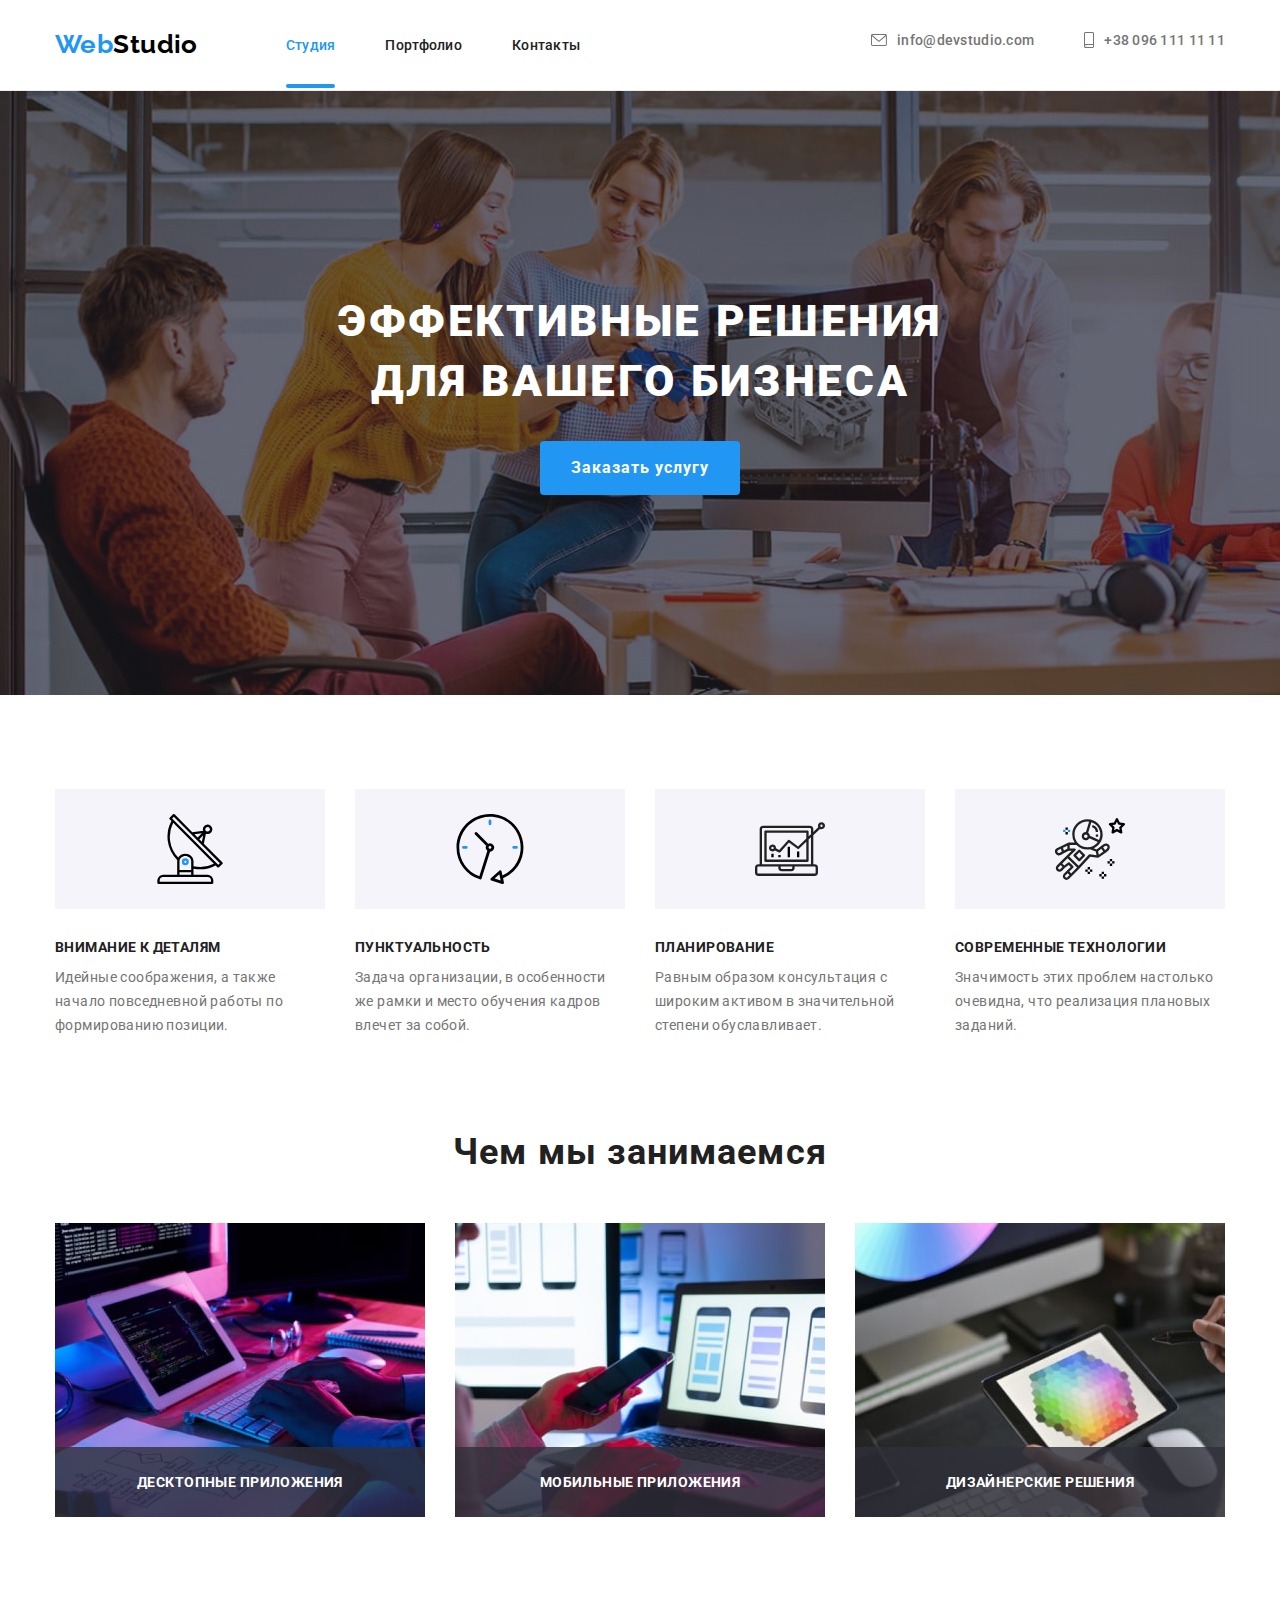
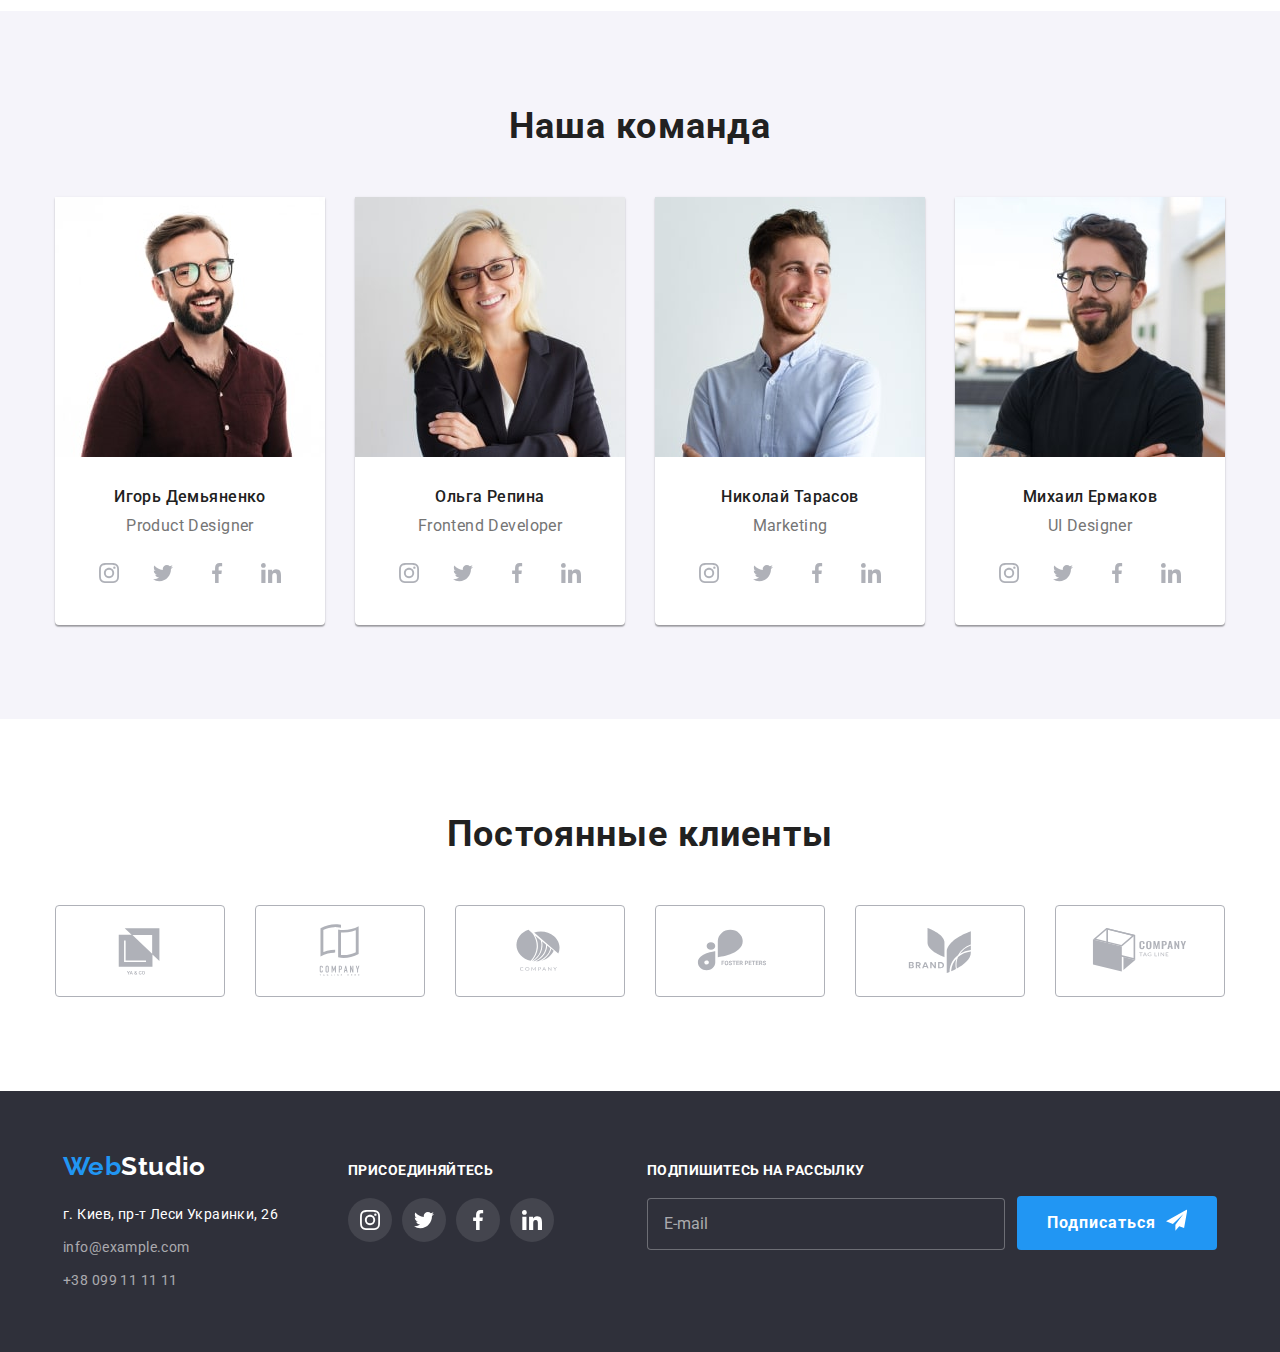
<file: index.html>
<!DOCTYPE html>
<html lang="en">
  <head>
    <meta charset="UTF-8" />
    <meta http-equiv="X-UA-Compatible" content="IE=edge" />
    <meta name="viewport" content="width=device-width, initial-scale=1.0" />
    <title>HomeWork#7</title>
    <link
      href="https://fonts.googleapis.com/css2?family=Raleway:wght@700&family=Roboto:wght@400;500;700;900&display=swap"
      rel="stylesheet"
    />

    <link rel="stylesheet" href="./css/main.min.css" />
  </head>
  <body>
    <!-- header section -->
    <header class="header">
      <div class="container header-container">
        <!-- nav menu section -->
        <nav class="site-nav">
          <a href="./" class="logo site-nav__logo"
            >Web<span class="site-nav__logo-secondary">Studio</span></a
          >
          <button
            class="mobile-button mobile-button__open js-open-menu"
            type="button"
          >
            <svg width="40" height="40" class="mobile-button__icon">
              <use class="icon-open" href="./images/mobile-icon.svg#menu"></use>
            </svg>
          </button>
          <ul class="site-nav__list">
            <li class="site-nav__item">
              <a
                href="./index.html"
                class="site-nav__link site-nav__link--active"
                >Студия</a
              >
            </li>
            <li class="site-nav__item">
              <a href="./portofolio.html" class="site-nav__link">Портфолио</a>
            </li>
            <li class="site-nav__item">
              <a href="" class="site-nav__link">Контакты</a>
            </li>
          </ul>
        </nav>
        <!-- our contacts section -->
        <ul class="contacts">
          <li class="contacts__item">
            <a href="mailto:info@devstudio.com" class="contacts__link">
              <svg class="contacts__icon contacts__icon--mail">
                <use href="./images/icon.svg#envelope"></use>
              </svg>
              info@devstudio.com</a
            >
          </li>
          <li class="contacts__item">
            <a href="tel:+380961111111" class="contacts__link">
              <svg class="contacts__icon contacts__icon--phone">
                <use href="./images/icon.svg#smartphone"></use>
              </svg>
              +38 096 111 11 11</a
            >
          </li>
        </ul>
      </div>
      <!-- mobile menu -->

      <div class="mobile-menu js-menu-container" id="menu-container">
        <button
          class="mobile-button mobile-button__closed js-close-menu"
          mobile-button__open
          aria-controls="menu-container"
          type="button"
        >
          <svg width="40" height="40" class="mobile-button__icon">
            <use
              class="icon-closed"
              href="./images/mobile-icon.svg#closed-menu"
            ></use>
          </svg>
        </button>
        <div class="container">
          <nav class="mobile__site-nav">
            <ul class="mobile__list">
              <li class="mobile__item">
                <a href="./index.html" class="mobile__link">Студия</a>
              </li>
              <li class="mobile__item">
                <a href="./portofolio.html" class="mobile__link">Портфолио</a>
              </li>
              <li class="mobile__item">
                <a href="" class="mobile__link">Контакты</a>
              </li>
            </ul>
          </nav>

          <ul class="mobile-contacts">
            <li class="mobile-contacts__item">
              <a
                href="tel:+380961111111"
                class="mobile-contacts__link mobile-contacts__link--tel"
              >
                +38 096 111 11 11</a
              >
            </li>
            <li class="mobile-contacts__item">
              <a
                href="mailto:info@devstudio.com"
                class="mobile-contacts__link mobile-contacts__link--mail"
              >
                info@devstudio.com</a
              >
            </li>
          </ul>

          <ul class="mobile-social">
            <li class="mobile-social__item">
              <a href="" class="mobile-social__link">Instagram</a>
            </li>
            <li class="mobile-social__item">
              <a href="" class="mobile-social__link">Twitter</a>
            </li>
            <li class="mobile-social__item">
              <a href="" class="mobile-social__link">Facebook</a>
            </li>
            <li class="mobile-social__item">
              <a href="" class="mobile-social__link">LinkedIn</a>
            </li>
          </ul>
        </div>
      </div>
    </header>
    <!-- main section -->
    <main>
      <!-- hero section -->
      <section class="hero">
        <div class="container">
          <h1 class="hero__title">Эффективные решения для вашего бизнеса</h1>
          <button type="button" class="hero__button button" data-modal-open>
            Заказать услугу
          </button>
        </div>
      </section>
      <!-- our soft skills -->
      <section class="section soft-skills">
        <div class="container">
          <h2 class="visually-hidden">our soft skills</h2>
          <ul class="soft-skills__list">
            <li class="soft-skills__item">
              <div class="soft-slills__thumb">
                <svg class="soft-skills__icon">
                  <use href="./images/icon.svg#antenna"></use>
                </svg>
              </div>
              <h3 class="soft-skills__title">Внимание к деталям</h3>
              <p class="soft-skills__text">
                Идейные соображения, а также начало повседневной работы по
                формированию позиции.
              </p>
            </li>
            <li class="soft-skills__item">
              <div class="soft-slills__thumb">
                <svg class="soft-skills__icon">
                  <use href="./images/icon.svg#clock"></use>
                </svg>
              </div>
              <h3 class="soft-skills__title">Пунктуальность</h3>
              <p class="soft-skills__text">
                Задача организации, в особенности же рамки и место обучения
                кадров влечет за собой.
              </p>
            </li>
            <li class="soft-skills__item">
              <div class="soft-slills__thumb">
                <svg class="soft-skills__icon">
                  <use href="./images/icon.svg#diagram"></use>
                </svg>
              </div>
              <h3 class="soft-skills__title">Планирование</h3>
              <p class="soft-skills__text">
                Равным образом консультация с широким активом в значительной
                степени обуславливает.
              </p>
            </li>

            <li class="soft-skills__item">
              <div class="soft-slills__thumb">
                <svg class="soft-skills__icon">
                  <use href="./images/icon.svg#astronaut"></use>
                </svg>
              </div>
              <h3 class="soft-skills__title">Современные технологии</h3>
              <p class="soft-skills__text">
                Значимость этих проблем настолько очевидна, что реализация
                плановых заданий.
              </p>
            </li>
          </ul>
        </div>
      </section>
      <!-- our works section -->
      <section class="section our-works not-top-padding">
        <div class="container">
          <h2 class="our-works__title accent-title">Чем мы занимаемся</h2>
          <ul class="our-works__list">
            <li class="our-works__item">
              <picture>
                <img
                  src="./images/desktop/soft-1-min.jpg"
                  alt="works at the keyboard"
                  width="370"
                />
              </picture>
              <p class="our-works__text">Десктопные приложения</p>
            </li>
            <li class="our-works__item">
              <picture>
                <img
                  src="./images/desktop/soft-2-min.jpg"
                  alt="works at the keyboard"
                  width="370"
                />
              </picture>
              <p class="our-works__text">Мобильные приложения</p>
            </li>
            <li class="our-works__item">
              <picture>
                <source />
                <img
                  src="./images/desktop/soft-3-min.jpg"
                  alt="works at the keyboard"
                  width="370"
                />
              </picture>
              <p class="our-works__text">Дизайнерские решения</p>
            </li>
          </ul>
        </div>
      </section>
      <!-- our teams section -->
      <section class="section teams-card">
        <div class="container">
          <h2 class="teams-card__title accent-title">Наша команда</h2>
          <ul class="teams-card__list">
            <li class="teams-card__item">
              <picture>
                <source
                  srcset="
                    ./images/desktop/team-1-min.jpg    1x,
                    ./images/desktop/team-1@2x-min.jpg 2x
                  "
                  media="(min-width:1200px)"
                />
                <source
                  srcset="
                    ./images/tablets/tablet-team1-min.jpg    1x,
                    ./images/tablets/tablet-team1@2x-min.jpg 2x
                  "
                  media="(min-width:768px)"
                />
                <source
                  srcset="
                    ./images/mobile/mobile-teams1-min.jpg    1x,
                    ./images/mobile/mobile-teams1@2x-min.jpg 2x
                  "
                  media="(min-width:480px)"
                />

                <img
                  src="./images/desktop/team-1-min.jpg"
                  alt="foto designer"
                  width="100%"
                />
              </picture>
              <div class="teams-card__content">
                <h3 class="teams-card__name">Игорь Демьяненко</h3>
                <p class="teams-card__proffesion">Product Designer</p>
                <div class="card-social">
                  <ul class="card-social__list">
                    <li class="card-social__item">
                      <a
                        href=""
                        class="card-social__link card-social__link--teams"
                      >
                        <svg class="card-social__icon">
                          <use href="./images/icon.svg#instagram"></use>
                        </svg>
                      </a>
                    </li>
                    <li class="card-social__item">
                      <a
                        href=""
                        class="card-social__link card-social__link--teams"
                      >
                        <svg class="card-social__icon">
                          <use href="./images/icon.svg#twitter"></use>
                        </svg>
                      </a>
                    </li>
                    <li class="card-social__item">
                      <a
                        href=""
                        class="card-social__link card-social__link--teams"
                      >
                        <svg class="card-social__icon">
                          <use href="./images/icon.svg#facebook"></use>
                        </svg>
                      </a>
                    </li>
                    <li class="card-social__item">
                      <a
                        href=""
                        class="card-social__link card-social__link--teams"
                      >
                        <svg class="card-social__icon">
                          <use href="./images/icon.svg#linkedin"></use>
                        </svg>
                      </a>
                    </li>
                  </ul>
                </div>
              </div>
            </li>
            <li class="teams-card__item">
              <picture>
                <source
                  srcset="
                    ./images/desktop/team-2-min.jpg    1x,
                    ./images/desktop/team-2@2x-min.jpg 2x
                  "
                  media="(min-width:1200px)"
                />
                <source
                  srcset="
                    ./images/tablets/tablet-team2-min.jpg    1x,
                    ./images/tablets/tablet-team2@2x-min.jpg 2x
                  "
                  media="(min-width:768px)"
                />
                <source
                  srcset="
                    ./images/mobile/mobile-teams2-min.jpg    1x,
                    ./images/mobile/mobile-teams2@2x-min.jpg 2x
                  "
                  media="(min-width:480px)"
                />
                <img
                  src="./images/desktop/team-2-min.jpg"
                  alt="foto developer"
                  width="100%"
                />
              </picture>
              <div class="teams-card__content">
                <h3 class="teams-card__name">Ольга Репина</h3>
                <p class="teams-card__proffesion">Frontend Developer</p>
                <div class="card-social">
                  <ul class="card-social__list">
                    <li class="card-social__item">
                      <a
                        href=""
                        class="card-social__link card-social__link--teams"
                      >
                        <svg class="card-social__icon">
                          <use href="./images/icon.svg#instagram"></use>
                        </svg>
                      </a>
                    </li>
                    <li class="card-social__item">
                      <a
                        href=""
                        class="card-social__link card-social__link--teams"
                      >
                        <svg class="card-social__icon">
                          <use href="./images/icon.svg#twitter"></use>
                        </svg>
                      </a>
                    </li>
                    <li class="card-social__item">
                      <a
                        href=""
                        class="card-social__link card-social__link--teams"
                      >
                        <svg class="card-social__icon">
                          <use href="./images/icon.svg#facebook"></use>
                        </svg>
                      </a>
                    </li>
                    <li class="card-social__item">
                      <a
                        href=""
                        class="card-social__link card-social__link--teams"
                      >
                        <svg class="card-social__icon">
                          <use href="./images/icon.svg#linkedin"></use>
                        </svg>
                      </a>
                    </li>
                  </ul>
                </div>
              </div>
            </li>
            <li class="teams-card__item">
              <picture>
                <source
                  srcset="
                    ./images/desktop/team-3-min.jpg    1x,
                    ./images/desktop/team-3@2x-min.jpg 2x
                  "
                  media="(min-width:1200px)"
                />
                <source
                  srcset="
                    ./images/tablets/tablet-team3-min.jpg    1x,
                    ./images/tablets/tablet-team3@2x-min.jpg 2x
                  "
                  media="(min-width:768px)"
                />
                <source
                  srcset="
                    ./images/mobile/mobile-teams3-min.jpg    1x,
                    ./images/mobile/mobile-teams3@2x-min.jpg 2x
                  "
                  media="(min-width:480px)"
                />
                <img
                  src="./images/desktop/team-3-min.jpg"
                  alt="foto marketing"
                  width="100%"
                />
              </picture>
              <div class="teams-card__content">
                <h3 class="teams-card__name">Николай Тарасов</h3>
                <p class="teams-card__proffesion">Marketing</p>
                <div class="card-social">
                  <ul class="card-social__list">
                    <li class="card-social__item">
                      <a
                        href=""
                        class="card-social__link card-social__link--teams"
                      >
                        <svg class="card-social__icon">
                          <use href="./images/icon.svg#instagram"></use>
                        </svg>
                      </a>
                    </li>
                    <li class="card-social__item">
                      <a
                        href=""
                        class="card-social__link card-social__link--teams"
                      >
                        <svg class="card-social__icon">
                          <use href="./images/icon.svg#twitter"></use>
                        </svg>
                      </a>
                    </li>
                    <li class="card-social__item">
                      <a
                        href=""
                        class="card-social__link card-social__link--teams"
                      >
                        <svg class="card-social__icon">
                          <use href="./images/icon.svg#facebook"></use>
                        </svg>
                      </a>
                    </li>
                    <li class="card-social__item">
                      <a
                        href=""
                        class="card-social__link card-social__link--teams"
                      >
                        <svg class="card-social__icon">
                          <use href="./images/icon.svg#linkedin"></use>
                        </svg>
                      </a>
                    </li>
                  </ul>
                </div>
              </div>
            </li>
            <li class="teams-card__item">
              <picture>
                <source
                  srcset="
                    ./images/desktop/team-4-min.jpg    1x,
                    ./images/desktop/team-4@2x-min.jpg 2x
                  "
                  media="(min-width:1200px)"
                />
                <source
                  srcset="
                    ./images/tablets/tablet-team4-min.jpg    1x,
                    ./images/tablets/tablet-team4@2x-min.jpg 2x
                  "
                  media="(min-width:768px)"
                />
                <source
                  srcset="
                    ./images/mobile/mobile-teams4-min.jpg    1x,
                    ./images/mobile/mobile-teams4@2x-min.jpg 2x
                  "
                  media="(min-width:480px)"
                />
                <img
                  src="./images/desktop/team-4-min.jpg"
                  alt="foto UI-designer"
                  width="100%"
                />
              </picture>
              <div class="teams-card__content">
                <h3 class="teams-card__name">Михаил Ермаков</h3>
                <p class="teams-card__proffesion">UI Designer</p>
                <div class="card-social">
                  <ul class="card-social__list">
                    <li class="card-social__item">
                      <a
                        href=""
                        class="card-social__link card-social__link--teams"
                      >
                        <svg class="card-social__icon">
                          <use href="./images/icon.svg#instagram"></use>
                        </svg>
                      </a>
                    </li>
                    <li class="card-social__item">
                      <a
                        href=""
                        class="card-social__link card-social__link--teams"
                      >
                        <svg class="card-social__icon">
                          <use href="./images/icon.svg#twitter"></use>
                        </svg>
                      </a>
                    </li>
                    <li class="card-social__item">
                      <a
                        href=""
                        class="card-social__link card-social__link--teams"
                      >
                        <svg class="card-social__icon">
                          <use href="./images/icon.svg#facebook"></use>
                        </svg>
                      </a>
                    </li>
                    <li class="card-social__item">
                      <a
                        href=""
                        class="card-social__link card-social__link--teams"
                      >
                        <svg class="card-social__icon">
                          <use href="./images/icon.svg#linkedin"></use>
                        </svg>
                      </a>
                    </li>
                  </ul>
                </div>
              </div>
            </li>
          </ul>
        </div>
      </section>
      <!-- clients section -->
      <section class="section">
        <div class="container clients">
          <h2 class="clients__title accent-title">Постоянные клиенты</h2>
          <ul class="clients__list">
            <li class="clients__item">
              <a href="" class="clients__link"
                ><svg class="clients__icon">
                  <use href="./images/icon.svg#company-1"></use>
                </svg>
              </a>
            </li>

            <li class="clients__item">
              <a href="" class="clients__link"
                ><svg class="clients__icon">
                  <use href="./images/icon.svg#company-2"></use>
                </svg>
              </a>
            </li>

            <li class="clients__item">
              <a href="" class="clients__link"
                ><svg class="clients__icon">
                  <use href="./images/icon.svg#company-3"></use>
                </svg>
              </a>
            </li>

            <li class="clients__item">
              <a href="" class="clients__link"
                ><svg class="clients__icon">
                  <use href="./images/icon.svg#company-4"></use>
                </svg>
              </a>
            </li>

            <li class="clients__item">
              <a href="" class="clients__link"
                ><svg class="clients__icon">
                  <use href="./images/icon.svg#company-5"></use>
                </svg>
              </a>
            </li>

            <li class="clients__item">
              <a href="" class="clients__link"
                ><svg class="clients__icon">
                  <use href="./images/icon.svg#company-6"></use>
                </svg>
              </a>
            </li>
          </ul>
        </div>
      </section>
    </main>
    <!-- footer section -->
    <footer class="footer">
      <div class="container footer-list">
        <!-- footer left section -->
        <div class="footer-left-part">
          <a href="./" class="logo footer-logo"
            >Web<span class="footer__logo--secondary">Studio</span></a
          >
          <address class="footer-contacts">
            <p class="footer-contacts__address">
              г. Киев, пр-т Леси Украинки, 26
            </p>
            <ul class="footer-contacts__list">
              <li class="footer-contacts__item">
                <a href="" class="footer-contacts__link">info@example.com</a>
              </li>
              <li class="footer-contacts__item">
                <a href="" class="footer-contacts__link">+38 099 11 11 11</a>
              </li>
            </ul>
          </address>
        </div>
        <!-- footer right section -->
        <div class="footer-right-part">
          <p class="footer-right-part_text">присоединяйтесь</p>
          <ul class="card-social__list footer-right-part_list">
            <li class="card-social__item">
              <a href="" class="card-social__link card-social__link--footer">
                <svg class="card-social__icon">
                  <use href="./images/icon.svg#instagram"></use>
                </svg>
              </a>
            </li>
            <li class="card-social__item">
              <a href="" class="card-social__link card-social__link--footer">
                <svg class="card-social__icon">
                  <use href="./images/icon.svg#twitter"></use>
                </svg>
              </a>
            </li>
            <li class="card-social__item">
              <a href="" class="card-social__link card-social__link--footer">
                <svg class="card-social__icon">
                  <use href="./images/icon.svg#facebook"></use>
                </svg>
              </a>
            </li>
            <li class="card-social__item">
              <a href="" class="card-social__link card-social__link--footer">
                <svg class="card-social__icon">
                  <use href="./images/icon.svg#linkedin"></use>
                </svg>
              </a>
            </li>
          </ul>
        </div>
        <!-- footersubscription -->
        <div class="footer-subscription">
          <form class="footer-subscription__form">
            <label class="footer-subscription__label">
              <p class="footer-subscription__text">Подпишитесь на рассылку</p>
              <input
                class="footer-subscription__input"
                type="email"
                name="mail"
                id="mail"
                placeholder="E-mail"
              />
            </label>
            <button class="footer-subscription__button" type="submit">
              Подписаться
              <svg class="footer-subscription__icon">
                <use href="./images/icon.svg#icon-send"></use>
              </svg>
            </button>
          </form>
        </div>
      </div>
    </footer>
    <!-- modal windows section -->
    <div class="backdrop is-hidden" data-modal>
      <div class="backdrop__modal">
        <button class="backdrop__button" type="button" data-modal-close>
          <svg class="backdrop__icon">
            <use href="./images/icon.svg#closed-icon"></use>
          </svg>
        </button>
        <form class="backdrop-form">
          <p class="backdrop-form__title">
            Оставьте свои данные, мы вам перезвоним
          </p>
          <label class="backdrop-form__label">
            <p class="backdrop-form__subtitle">Имя</p>
            <input type="text" name="user-name" class="backdrop-form__input" />
            <svg class="backdrop-form__icon">
              <use href="./images/icon.svg#person-modal"></use>
            </svg>
          </label>
          <label class="backdrop-form__label">
            <p class="backdrop-form__subtitle">Телефон</p>
            <input type="tel" name="user-tel" class="backdrop-form__input" />
            <svg class="backdrop-form__icon">
              <use href="./images/icon.svg#phone-modal"></use>
            </svg>
          </label>
          <label class="backdrop-form__label">
            <p class="backdrop-form__subtitle">Почта</p>
            <input type="email" name="user-mail" class="backdrop-form__input" />
            <svg class="backdrop-form__icon">
              <use href="./images/icon.svg#email-modal"></use>
            </svg>
          </label>
          <label class="backdrop-form__label backdrop-form__label--textarea">
            <p class="backdrop-form__subtitle">Комментарий</p>
            <textarea
              class="backdrop-form__textarea"
              name="commit"
              placeholder="Введите текст"
            ></textarea>
          </label>
          <label class="checkbox-label">
            <input class="checkbox-label__input" type="checkbox" />
            <span class="checkbox-label__icon"></span>
            <p class="checkbox-label__text">
              Соглашаюсь с рассылкой и принимаю
              <a href="" class="checkbox-label__link">Условия договора</a>
            </p>
          </label>
          <button class="backdrop-form__button" type="submit">Отправить</button>
        </form>
      </div>
    </div>

    <script defer src="js/mobile-menu.js"></script>
    <script src="./js/modal.js"></script>
  </body>
</html>
</file>
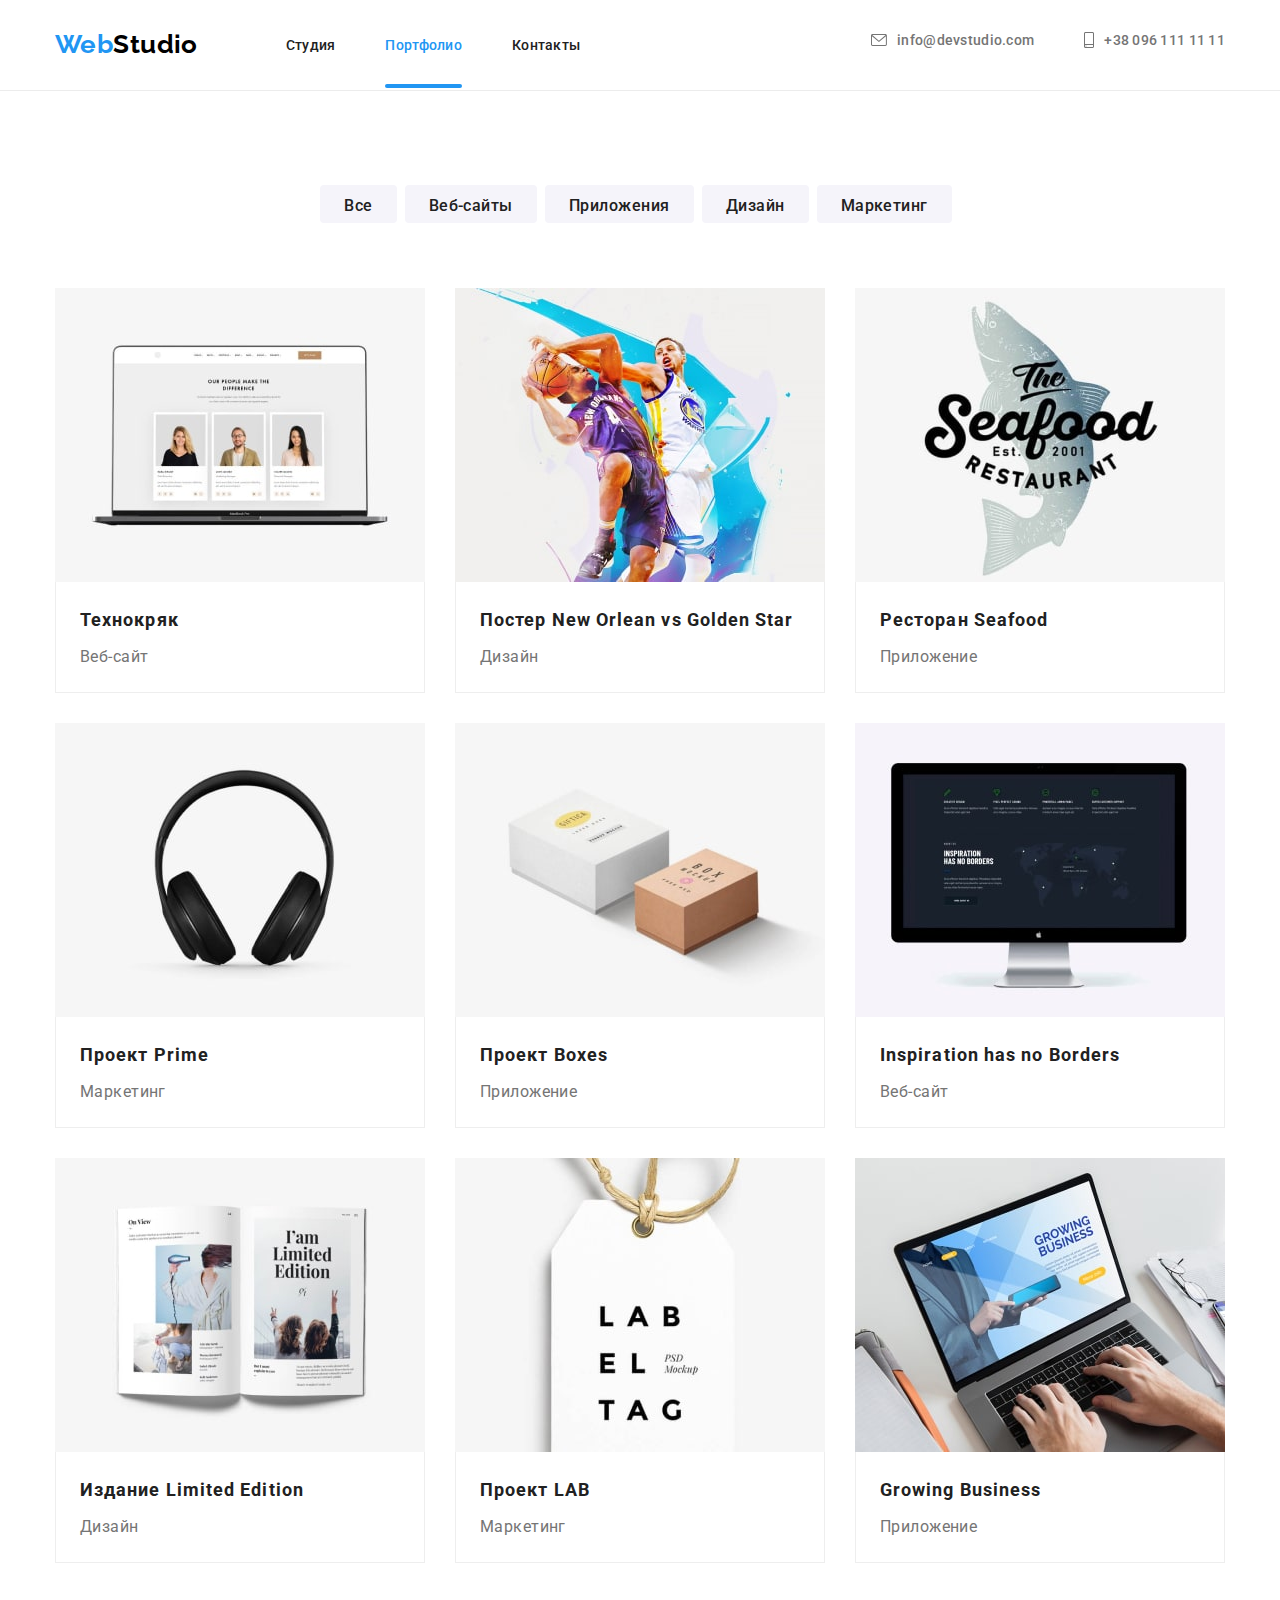
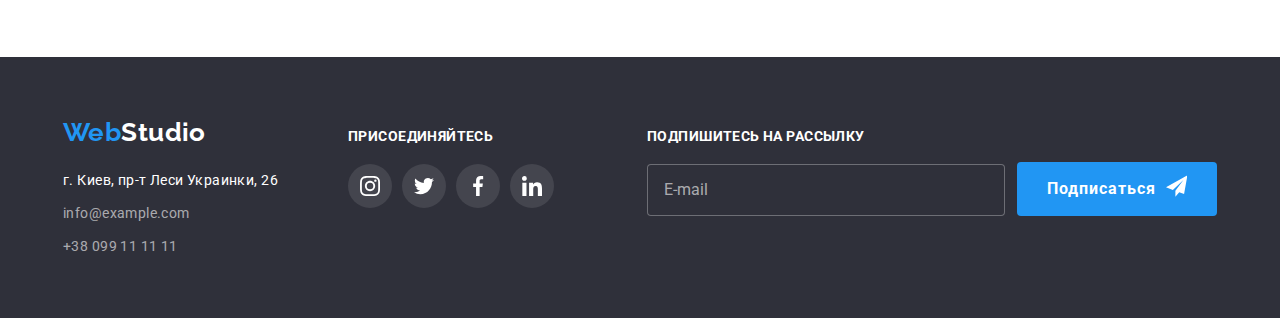
<file: portofolio.html>
<!DOCTYPE html>
<html lang="en">
  <head>
    <meta charset="UTF-8" />
    <meta http-equiv="X-UA-Compatible" content="IE=edge" />
    <meta name="viewport" content="width=device-width, initial-scale=1.0" />
    <title>portofolio</title>
    <link
      href="https://fonts.googleapis.com/css2?family=Raleway:wght@700&family=Roboto:wght@400;500;700;900&display=swap"
      rel="stylesheet"
    />

    <link rel="stylesheet" href="./css/main.min.css" />
  </head>
  <body>
    <!-- header section -->
    <header class="header">
      <div class="container header-container">
        <!-- nav menu section -->
        <nav class="site-nav">
          <a href="./" class="logo site-nav__logo"
            >Web<span class="site-nav__logo-secondary">Studio</span></a
          >
          <button
            class="mobile-button mobile-button__open js-open-menu"
            type="button"
          >
            <svg width="40" height="40" class="mobile-button__icon">
              <use class="icon-open" href="./images/mobile-icon.svg#menu"></use>
            </svg>
          </button>
          <ul class="site-nav__list">
            <li class="site-nav__item">
              <a href="./index.html" class="site-nav__link">Студия</a>
            </li>
            <li class="site-nav__item">
              <a
                href="./portofolio.html"
                class="site-nav__link site-nav__link--active"
                >Портфолио</a
              >
            </li>
            <li class="site-nav__item">
              <a href="" class="site-nav__link">Контакты</a>
            </li>
          </ul>
        </nav>
        <!-- our contacts section -->
        <ul class="contacts">
          <li class="contacts__item">
            <a href="mailto:info@devstudio.com" class="contacts__link">
              <svg class="contacts__icon contacts__icon--mail">
                <use href="./images/icon.svg#envelope"></use>
              </svg>
              info@devstudio.com</a
            >
          </li>
          <li class="contacts__item">
            <a href="tel:+380961111111" class="contacts__link">
              <svg class="contacts__icon contacts__icon--phone">
                <use href="./images/icon.svg#smartphone"></use>
              </svg>
              +38 096 111 11 11</a
            >
          </li>
        </ul>
      </div>
      <!-- mobile menu -->

      <div class="mobile-menu js-menu-container" id="menu-container">
        <button
          class="mobile-button mobile-button__closed js-close-menu"
          mobile-button__open
          aria-controls="menu-container"
          type="button"
        >
          <svg width="40" height="40" class="mobile-button__icon">
            <use
              class="icon-closed"
              href="./images/mobile-icon.svg#closed-menu"
            ></use>
          </svg>
        </button>
        <div class="container">
          <nav class="mobile__site-nav">
            <ul class="mobile__list">
              <li class="mobile__item">
                <a href="./index.html" class="mobile__link">Студия</a>
              </li>
              <li class="mobile__item">
                <a href="./portofolio.html" class="mobile__link">Портфолио</a>
              </li>
              <li class="mobile__item">
                <a href="" class="mobile__link">Контакты</a>
              </li>
            </ul>
          </nav>

          <ul class="mobile-contacts">
            <li class="mobile-contacts__item">
              <a
                href="tel:+380961111111"
                class="mobile-contacts__link mobile-contacts__link--tel"
              >
                +38 096 111 11 11</a
              >
            </li>
            <li class="mobile-contacts__item">
              <a
                href="mailto:info@devstudio.com"
                class="mobile-contacts__link mobile-contacts__link--mail"
              >
                info@devstudio.com</a
              >
            </li>
          </ul>

          <ul class="mobile-social">
            <li class="mobile-social__item">
              <a href="" class="mobile-social__link">Instagram</a>
            </li>
            <li class="mobile-social__item">
              <a href="" class="mobile-social__link">Twitter</a>
            </li>
            <li class="mobile-social__item">
              <a href="" class="mobile-social__link">Facebook</a>
            </li>
            <li class="mobile-social__item">
              <a href="" class="mobile-social__link">LinkedIn</a>
            </li>
          </ul>
        </div>
      </div>
    </header>
    <!-- main section -->
    <main>
      <!--portofolio filter section -->
      <section class="section">
        <div class="container">
          <h1 class="visually-hidden">portofolio</h1>
          <ul class="portofolio-filters">
            <li class="portofolio-filters__item">
              <button class="portofolio-filters__button button" type="button">
                Все
              </button>
            </li>
            <li class="portofolio-filters__item">
              <button class="portofolio-filters__button button" type="button">
                Веб-сайты
              </button>
            </li>
            <li class="portofolio-filters__item">
              <button class="portofolio-filters__button button" type="button">
                Приложения
              </button>
            </li>
            <li class="portofolio-filters__item">
              <button class="portofolio-filters__button button" type="button">
                Дизайн
              </button>
            </li>
            <li class="portofolio-filters__item">
              <button class="portofolio-filters__button button" type="button">
                Маркетинг
              </button>
            </li>
          </ul>
        </div>

        <!-- card section -->

        <div class="container">
          <ul class="card-list">
            <li class="card-list__item">
              <a href="" class="card-list__link">
                <div class="card-list__thumb">
                  <picture>
                    <source
                      srcset="
                        ./images/desktop/portofolio-1-min.jpg    1x,
                        ./images/desktop/portofolio-1@2x-min.jpg 2x
                      "
                      media="(min-width:1200px)"
                    />
                    <source
                      srcset="
                        ./images/tablets/tablet-portofolio1-min.jpg    1x,
                        ./images/tablets/tablet-portofolio1@2x-min.jpg 2x
                      "
                      media="(min-width:768px)"
                    />
                    <source
                      srcset="
                        ./images/mobile/mobile-portofolio1-min.jpg    1x,
                        ./images/mobile/mobile-portofolio1@2x-min.jpg 2x
                      "
                      media="(min-width:480px)"
                    />

                    <img
                      src="./images/desktop/portofolio-1-min.jpg"
                      alt="foto designer"
                      width="100%"
                    />
                  </picture>
                  <p class="card-list__overlay">
                    Технокряк это современная площадка распространения
                    коронавируса. Компании используют эту платформу для
                    цифрового шпионажа и атак на защищённые сервера конкурентов.
                  </p>
                </div>

                <div class="card-list__content">
                  <h2 class="card-list__title">Технокряк</h2>
                  <p class="card-list__text">Веб-сайт</p>
                </div>
              </a>
            </li>

            <li class="card-list__item">
              <a href="" class="card-list__link">
                <div class="card-list__thumb">
                  <picture>
                    <source
                      srcset="
                        ./images/desktop/portofolio-2-min.jpg    1x,
                        ./images/desktop/portofolio-2@2x-min.jpg 2x
                      "
                      media="(min-width:1200px)"
                    />
                    <source
                      srcset="
                        ./images/tablets/tablet-portofolio2-min.jpg    1x,
                        ./images/tablets/tablet-portofolio2@2x-min.jpg 2x
                      "
                      media="(min-width:768px)"
                    />
                    <source
                      srcset="
                        ./images/mobile/mobile-portofolio2-min.jpg    1x,
                        ./images/mobile/mobile-portofolio2@2x-min.jpg 2x
                      "
                      media="(min-width:480px)"
                    />

                    <img
                      src="./images/desktop/portofolio-2-min.jpg"
                      alt="foto designer"
                      width="100%"
                    />
                  </picture>
                  <p class="card-list__overlay">
                    Технокряк это современная площадка распространения
                    коронавируса. Компании используют эту платформу для
                    цифрового шпионажа и атак на защищённые сервера конкурентов.
                  </p>
                </div>
                <div class="card-list__content">
                  <h2 class="card-list__title">
                    Постер New Orlean vs Golden Star
                  </h2>
                  <p class="card-list__text">Дизайн</p>
                </div>
              </a>
            </li>
            <li class="card-list__item">
              <a href="" class="card-list__link">
                <div class="card-list__thumb">
                  <picture>
                    <source
                      srcset="
                        ./images/desktop/portofolio-3-min.jpg    1x,
                        ./images/desktop/portofolio-3@2x-min.jpg 2x
                      "
                      media="(min-width:1200px)"
                    />
                    <source
                      srcset="
                        ./images/tablets/tablet-portofolio3-min.jpg    1x,
                        ./images/tablets/tablet-portofolio3@2x-min.jpg 2x
                      "
                      media="(min-width:768px)"
                    />
                    <source
                      srcset="
                        ./images/mobile/mobile-portofolio3-min.jpg    1x,
                        ./images/mobile/mobile-portofolio3@2x-min.jpg 2x
                      "
                      media="(min-width:480px)"
                    />

                    <img
                      src="./images/desktop/portofolio-3-min.jpg"
                      alt="foto designer"
                      width="100%"
                    />
                  </picture>
                  <p class="card-list__overlay">
                    Технокряк это современная площадка распространения
                    коронавируса. Компании используют эту платформу для
                    цифрового шпионажа и атак на защищённые сервера конкурентов.
                  </p>
                </div>
                <div class="card-list__content">
                  <h2 class="card-list__title">Ресторан Seafood</h2>
                  <p class="card-list__text">Приложение</p>
                </div>
              </a>
            </li>
            <li class="card-list__item">
              <a href="" class="card-list__link">
                <div class="card-list__thumb">
                  <picture>
                    <source
                      srcset="
                        ./images/desktop/portofolio-4-min.jpg    1x,
                        ./images/desktop/portofolio-4@2x-min.jpg 2x
                      "
                      media="(min-width:1200px)"
                    />
                    <source
                      srcset="
                        ./images/tablets/tablet-portofolio4-min.jpg    1x,
                        ./images/tablets/tablet-portofolio4@2x-min.jpg 2x
                      "
                      media="(min-width:768px)"
                    />
                    <source
                      srcset="
                        ./images/mobile/mobile-portofolio4-min.jpg    1x,
                        ./images/mobile/mobile-portofolio4@2x-min.jpg 2x
                      "
                      media="(min-width:480px)"
                    />

                    <img
                      src="./images/desktop/portofolio-4-min.jpg"
                      alt="foto designer"
                      width="100%"
                    />
                  </picture>
                  <p class="card-list__overlay">
                    Технокряк это современная площадка распространения
                    коронавируса. Компании используют эту платформу для
                    цифрового шпионажа и атак на защищённые сервера конкурентов.
                  </p>
                </div>
                <div class="card-list__content">
                  <h2 class="card-list__title">Проект Prime</h2>
                  <p class="card-list__text">Маркетинг</p>
                </div>
              </a>
            </li>
            <li class="card-list__item">
              <a href="" class="card-list__link">
                <div class="card-list__thumb">
                  <picture>
                    <source
                      srcset="
                        ./images/desktop/portofolio-5-min.jpg    1x,
                        ./images/desktop/portofolio-5@2x-min.jpg 2x
                      "
                      media="(min-width:1200px)"
                    />
                    <source
                      srcset="
                        ./images/tablets/tablet-portofolio5-min.jpg    1x,
                        ./images/tablets/tablet-portofolio5@2x-min.jpg 2x
                      "
                      media="(min-width:768px)"
                    />
                    <source
                      srcset="
                        ./images/mobile/mobile-portofolio5-min.jpg    1x,
                        ./images/mobile/mobile-portofolio5@2x-min.jpg 2x
                      "
                      media="(min-width:480px)"
                    />

                    <img
                      src="./images/desktop/portofolio-5-min.jpg"
                      alt="foto designer"
                      width="100%"
                    />
                  </picture>
                  <p class="card-list__overlay">
                    Технокряк это современная площадка распространения
                    коронавируса. Компании используют эту платформу для
                    цифрового шпионажа и атак на защищённые сервера конкурентов.
                  </p>
                </div>
                <div class="card-list__content">
                  <h2 class="card-list__title">Проект Boxes</h2>
                  <p class="card-list__text">Приложение</p>
                </div>
              </a>
            </li>
            <li class="card-list__item">
              <a href="" class="card-list__link">
                <div class="card-list__thumb">
                  <picture>
                    <source
                      srcset="
                        ./images/desktop/portofolio-6-min.jpg    1x,
                        ./images/desktop/portofolio-6@2x-min.jpg 2x
                      "
                      media="(min-width:1200px)"
                    />
                    <source
                      srcset="
                        ./images/tablets/tablet-portofolio6-min.jpg    1x,
                        ./images/tablets/tablet-portofolio6@2x-min.jpg 2x
                      "
                      media="(min-width:768px)"
                    />
                    <source
                      srcset="
                        ./images/mobile/mobile-portofolio6-min.jpg    1x,
                        ./images/mobile/mobile-portofolio6@2x-min.jpg 2x
                      "
                      media="(min-width:480px)"
                    />

                    <img
                      src="./images/desktop/portofolio-6-min.jpg"
                      alt="foto designer"
                      width="100%"
                    />
                  </picture>
                  <p class="card-list__overlay">
                    Технокряк это современная площадка распространения
                    коронавируса. Компании используют эту платформу для
                    цифрового шпионажа и атак на защищённые сервера конкурентов.
                  </p>
                </div>
                <div class="card-list__content">
                  <h2 class="card-list__title">Inspiration has no Borders</h2>
                  <p class="card-list__text">Веб-сайт</p>
                </div>
              </a>
            </li>
            <li class="card-list__item">
              <a href="" class="card-list__link">
                <div class="card-list__thumb">
                  <picture>
                    <source
                      srcset="
                        ./images/desktop/portofolio-7-min.jpg    1x,
                        ./images/desktop/portofolio-7@2x-min.jpg 2x
                      "
                      media="(min-width:1200px)"
                    />
                    <source
                      srcset="
                        ./images/tablets/tablet-portofolio7-min.jpg    1x,
                        ./images/tablets/tablet-portofolio7@2x-min.jpg 2x
                      "
                      media="(min-width:768px)"
                    />
                    <source
                      srcset="
                        ./images/mobile/mobile-portofolio7-min.jpg    1x,
                        ./images/mobile/mobile-portofolio7@2x-min.jpg 2x
                      "
                      media="(min-width:480px)"
                    />

                    <img
                      src="./images/desktop/portofolio-7-min.jpg"
                      alt="foto designer"
                      width="100%"
                    />
                  </picture>
                  <p class="card-list__overlay">
                    Технокряк это современная площадка распространения
                    коронавируса. Компании используют эту платформу для
                    цифрового шпионажа и атак на защищённые сервера конкурентов.
                  </p>
                </div>
                <div class="card-list__content">
                  <h2 class="card-list__title">Издание Limited Edition</h2>
                  <p class="card-list__text">Дизайн</p>
                </div>
              </a>
            </li>
            <li class="card-list__item">
              <a href="" class="card-list__link">
                <div class="card-list__thumb">
                  <picture>
                    <source
                      srcset="
                        ./images/desktop/portofolio-8-min.jpg    1x,
                        ./images/desktop/portofolio-8@2x-min.jpg 2x
                      "
                      media="(min-width:1200px)"
                    />
                    <source
                      srcset="
                        ./images/tablets/tablet-portofolio8-min.jpg    1x,
                        ./images/tablets/tablet-portofolio8@2x-min.jpg 2x
                      "
                      media="(min-width:768px)"
                    />
                    <source
                      srcset="
                        ./images/mobile/mobile-portofolio8-min.jpg    1x,
                        ./images/mobile/mobile-portofolio8@2x-min.jpg 2x
                      "
                      media="(min-width:480px)"
                    />

                    <img
                      src="./images/desktop/portofolio-8-min.jpg"
                      alt="foto designer"
                      width="100%"
                    />
                  </picture>
                  <p class="card-list__overlay">
                    Технокряк это современная площадка распространения
                    коронавируса. Компании используют эту платформу для
                    цифрового шпионажа и атак на защищённые сервера конкурентов.
                  </p>
                </div>
                <div class="card-list__content">
                  <h2 class="card-list__title">Проект LAB</h2>
                  <p class="card-list__text">Маркетинг</p>
                </div>
              </a>
            </li>
            <li class="card-list__item">
              <a href="" class="card-list__link">
                <div class="card-list__thumb">
                  <picture>
                    <source
                      srcset="
                        ./images/desktop/portofolio-9-min.jpg    1x,
                        ./images/desktop/portofolio-9@2x-min.jpg 2x
                      "
                      media="(min-width:1200px)"
                    />
                    <source
                      srcset="
                        ./images/tablets/tablet-portofolio9-min.jpg    1x,
                        ./images/tablets/tablet-portofolio9@2x-min.jpg 2x
                      "
                      media="(min-width:768px)"
                    />
                    <source
                      srcset="
                        ./images/mobile/mobile-portofolio9-min.jpg    1x,
                        ./images/mobile/mobile-portofolio9@2x-min.jpg 2x
                      "
                      media="(min-width:480px)"
                    />

                    <img
                      src="./images/desktop/portofolio-9-min.jpg"
                      alt="foto designer"
                      width="100%"
                    />
                  </picture>
                  <p class="card-list__overlay">
                    Технокряк это современная площадка распространения
                    коронавируса. Компании используют эту платформу для
                    цифрового шпионажа и атак на защищённые сервера конкурентов.
                  </p>
                </div>
                <div class="card-list__content">
                  <h2 class="card-list__title">Growing Business</h2>
                  <p class="card-list__text">Приложение</p>
                </div>
              </a>
            </li>
          </ul>
        </div>
      </section>
    </main>
    <!-- footer section -->
    <footer class="footer">
      <div class="container footer-list">
        <!-- footer left section -->
        <div class="footer-left-part">
          <a href="./" class="logo footer-logo"
            >Web<span class="footer__logo--secondary">Studio</span></a
          >
          <address class="footer-contacts">
            <p class="footer-contacts__address">
              г. Киев, пр-т Леси Украинки, 26
            </p>
            <ul class="footer-contacts__list">
              <li class="footer-contacts__item">
                <a href="" class="footer-contacts__link">info@example.com</a>
              </li>
              <li class="footer-contacts__item">
                <a href="" class="footer-contacts__link">+38 099 11 11 11</a>
              </li>
            </ul>
          </address>
        </div>
        <!-- footer right section -->
        <div class="footer-right-part">
          <p class="footer-right-part_text">присоединяйтесь</p>
          <ul class="card-social__list footer-right-part_list">
            <li class="card-social__item">
              <a href="" class="card-social__link card-social__link--footer">
                <svg class="card-social__icon">
                  <use href="./images/icon.svg#instagram"></use>
                </svg>
              </a>
            </li>
            <li class="card-social__item">
              <a href="" class="card-social__link card-social__link--footer">
                <svg class="card-social__icon">
                  <use href="./images/icon.svg#twitter"></use>
                </svg>
              </a>
            </li>
            <li class="card-social__item">
              <a href="" class="card-social__link card-social__link--footer">
                <svg class="card-social__icon">
                  <use href="./images/icon.svg#facebook"></use>
                </svg>
              </a>
            </li>
            <li class="card-social__item">
              <a href="" class="card-social__link card-social__link--footer">
                <svg class="card-social__icon">
                  <use href="./images/icon.svg#linkedin"></use>
                </svg>
              </a>
            </li>
          </ul>
        </div>
        <div class="footer-subscription">
          <form class="footer-subscription__form">
            <label class="footer-subscription__label">
              <p class="footer-subscription__text">Подпишитесь на рассылку</p>
              <input
                class="footer-subscription__input"
                type="email"
                name="mail"
                id="mail"
                placeholder="E-mail"
              />
            </label>
            <button class="footer-subscription__button" type="submit">
              Подписаться
              <svg class="footer-subscription__icon">
                <use href="./images/icon.svg#icon-send"></use>
              </svg>
            </button>
          </form>
        </div>
      </div>
    </footer>
    <script defer src="js/mobile-menu.js"></script>
  </body>
</html>
</file>
<file: css/main.min.css>
/*! modern-normalize v1.1.0 | MIT License | https://github.com/sindresorhus/modern-normalize */*,::before,::after{-webkit-box-sizing:border-box;box-sizing:border-box}html{-moz-tab-size:4;-o-tab-size:4;tab-size:4}html{line-height:1.15;-webkit-text-size-adjust:100%}body{margin:0}body{font-family:system-ui,-apple-system,"Segoe UI",Roboto,Helvetica,Arial,sans-serif,"Apple Color Emoji","Segoe UI Emoji"}hr{height:0;color:inherit}abbr[title]{-webkit-text-decoration:underline dotted;text-decoration:underline dotted}b,strong{font-weight:bolder}code,kbd,samp,pre{font-family:ui-monospace,SFMono-Regular,Consolas,"Liberation Mono",Menlo,monospace;font-size:1em}small{font-size:80%}sub,sup{font-size:75%;line-height:0;position:relative;vertical-align:baseline}sub{bottom:-0.25em}sup{top:-0.5em}table{text-indent:0;border-color:inherit}button,input,optgroup,select,textarea{font-family:inherit;font-size:100%;line-height:1.15;margin:0}button,select{text-transform:none}button,[type=button],[type=reset],[type=submit]{-webkit-appearance:button}::-moz-focus-inner{border-style:none;padding:0}:-moz-focusring{outline:1px dotted ButtonText}:-moz-ui-invalid{box-shadow:none}legend{padding:0}progress{vertical-align:baseline}::-webkit-inner-spin-button,::-webkit-outer-spin-button{height:auto}[type=search]{-webkit-appearance:textfield;outline-offset:-2px}::-webkit-search-decoration{-webkit-appearance:none}::-webkit-file-upload-button{-webkit-appearance:button;font:inherit}summary{display:list-item}li{list-style-type:none}a{text-decoration:none}h1,h2,h3,h4,p,ul{margin:0;padding:0}img,svg{display:block;max-width:100%;height:auto}body{font-family:"Roboto",sans-serif;font-weight:400;font-size:14px;line-height:1.715;letter-spacing:.03em;color:#757575;overflow-x:hidden}.section{padding-top:60px;padding-bottom:60px}@media screen and (min-width: 1200px){.section{padding-top:94px;padding-bottom:94px}.section .section.not-top-padding{padding-top:0}}.accent-title{font-weight:700;font-size:28px;line-height:1.1785714286;letter-spacing:.03em;text-align:center;margin-bottom:30px;color:#212121}@media screen and (min-width: 1200px){.accent-title{font-weight:700;font-size:36px;line-height:1.1666666667;letter-spacing:.03em;margin-bottom:50px}}.container{width:100%;margin-left:auto;margin-right:auto;padding-left:15px;padding-right:15px}@media screen and (min-width: 480px){.container{width:480px}}@media screen and (min-width: 768px){.container{width:768px}}@media screen and (min-width: 1200px){.container{width:1200px}}.visually-hidden,.checkbox-label__input{position:absolute;width:1px;height:1px;margin:-1px;border:0;padding:0;white-space:nowrap;-webkit-clip-path:inset(100%);clip-path:inset(100%);clip:rect(0 0 0 0);overflow:hidden}.is-hidden{visibility:hidden;opacity:0;pointer-events:none}@media screen and (min-width: 768px){.mobile-menu,.mobile-button{display:none}}.logo{display:block;padding:16px 0;font-family:"Raleway",sans-serif;font-weight:700;font-size:26px;line-height:1.193;color:#2196f3}.site-nav__logo-secondary{color:#000}.site-nav{display:-webkit-box;display:-ms-flexbox;display:flex;-webkit-box-pack:justify;-ms-flex-pack:justify;justify-content:space-between;-webkit-box-align:center;-ms-flex-align:center;align-items:center}@media screen and (max-width: 767.98px){.site-nav__list,.contacts{display:none}.mobile-button{display:inline-block;-webkit-box-pack:center;-ms-flex-pack:center;justify-content:center;-webkit-box-align:center;-ms-flex-align:center;align-items:center;border:none;color:#212121;background-color:#fff;padding:0}.mobile-button:focus,.mobile-button:hover{color:#2196f3}.mobile-button__icon{fill:currentColor}.mobile-menu{display:none}.mobile-menu .mobile__item:not(:last-child){margin-bottom:32px}.mobile-menu .mobile__link{font-weight:500;font-size:40px;line-height:1.175;letter-spacing:.02em;color:#212121}.mobile-menu .mobile__link:hover,.mobile-menu .mobile__link:focus{color:#2196f3}.mobile-menu .mobile-contacts__item:not(:last-child){margin-bottom:35px}.mobile-menu .mobile-contacts__link{font-weight:500;font-size:24px;line-height:1.167;letter-spacing:.02em;color:#757575}.mobile-menu .mobile-contacts__link--tel{font-size:34px;line-height:1.177;color:#2196f3}.mobile-menu .mobile-social{display:-webkit-box;display:-ms-flexbox;display:flex}}@media screen and (max-width: 767.98px)and (max-width: 479px){.mobile-menu .mobile-social{-webkit-box-orient:vertical;-webkit-box-direction:normal;-ms-flex-direction:column;flex-direction:column}}@media screen and (max-width: 767.98px){.mobile-menu .mobile-social__item:not(:last-child){margin-right:10px}}@media screen and (max-width: 767.98px)and (min-width: 480px){.mobile-menu .mobile-social__item:nth-child(n+2)::before{content:"";display:-webkit-inline-box;display:-ms-inline-flexbox;display:inline-flex;-webkit-box-align:center;-ms-flex-align:center;align-items:center;width:1px;height:22px;padding-top:8px;margin-right:6px;background-color:#757575}}@media screen and (max-width: 767.98px){.mobile-menu .mobile-social__link{position:relative;font-weight:500;font-size:18px;line-height:1.223;letter-spacing:.02em;color:#2196f3}}@media screen and (max-width: 767.98px){.mobile-menu.is-open{position:fixed;top:0;left:0;display:block;width:100vw;height:100vh;background-color:#fff;z-index:1000}.mobile-menu.is-open .container{height:100%;display:-webkit-box;display:-ms-flexbox;display:flex;-webkit-box-orient:vertical;-webkit-box-direction:normal;-ms-flex-direction:column;flex-direction:column;-webkit-box-pack:justify;-ms-flex-pack:justify;justify-content:space-between;padding:48px 40px}.mobile-menu.is-open .mobile-button__closed{position:absolute;top:10px;right:15px}}.footer__logo--secondary{color:#fff}.footer-logo{padding:0;margin-bottom:20px;display:block}.footer{background-color:#2f303a;padding:60px 0}.footer-list{display:-webkit-box;display:-ms-flexbox;display:flex;-webkit-box-orient:vertical;-webkit-box-direction:normal;-ms-flex-direction:column;flex-direction:column;-webkit-box-pack:center;-ms-flex-pack:center;justify-content:center;-webkit-box-align:center;-ms-flex-align:center;align-items:center}@media screen and (min-width: 768px){.footer-list{display:-webkit-box;display:-ms-flexbox;display:flex;-webkit-box-orient:horizontal;-webkit-box-direction:normal;-ms-flex-direction:row;flex-direction:row;-ms-flex-pack:distribute;justify-content:space-around;-ms-flex-wrap:wrap;flex-wrap:wrap;-webkit-box-align:start;-ms-flex-align:start;align-items:flex-start}}@media screen and (min-width: 1200px){.footer-list{display:-webkit-box;display:-ms-flexbox;display:flex;-webkit-box-align:baseline;-ms-flex-align:baseline;align-items:baseline;-ms-flex-wrap:nowrap;flex-wrap:nowrap;-webkit-box-pack:center;-ms-flex-pack:center;justify-content:center}}.footer-left-part{text-align:center;margin-bottom:60px}@media screen and (min-width: 1200px){.footer-left-part{text-align:start;margin-bottom:0}}.footer-contacts{font-style:normal;color:#fff}.footer-contacts__address{margin-bottom:9px}.footer-contacts__item:not(:last-child){margin-bottom:9px}.footer-contacts__link{color:rgba(255,255,255,.6);-webkit-transition:color 250ms cubic-bezier(0.4, 0, 0.2, 1);transition:color 250ms cubic-bezier(0.4, 0, 0.2, 1)}.footer-contacts__link:hover,.footer-contacts__link:focus{color:#2196f3}.footer-right-part{margin-bottom:60px;text-align:center}@media screen and (min-width: 1200px){.footer-right-part{margin-left:70px;margin-bottom:0}}.footer-right-part_text{margin-bottom:20px;font-weight:700;line-height:1.143;letter-spacing:.03em;text-transform:uppercase;color:#fff}@media screen and (min-width: 768px){.footer-right-part_text{text-align:center}}@media screen and (min-width: 1200px){.footer-right-part_text{text-align:start}}.card-social__link--footer{background-color:rgba(255,255,255,.1);color:#fff}@media screen and (max-width: 1200px-0.02){.footer-subscription{display:-webkit-box;display:-ms-flexbox;display:flex;-webkit-box-orient:vertical;-webkit-box-direction:normal;-ms-flex-direction:column;flex-direction:column;-webkit-box-align:center;-ms-flex-align:center;align-items:center;text-align:center}}@media screen and (min-width: 1200px){.footer-subscription{margin-left:93px}}.footer-subscription__form{text-align:center}@media screen and (min-width: 768px){.footer-subscription__form{width:450px;display:-webkit-box;display:-ms-flexbox;display:flex;-webkit-box-orient:vertical;-webkit-box-direction:normal;-ms-flex-direction:column;flex-direction:column;-webkit-box-align:center;-ms-flex-align:center;align-items:center}}@media screen and (min-width: 1200px){.footer-subscription__form{display:-webkit-box;display:-ms-flexbox;display:flex;-webkit-box-orient:horizontal;-webkit-box-direction:normal;-ms-flex-direction:row;flex-direction:row;-webkit-box-align:end;-ms-flex-align:end;align-items:flex-end;width:570px}}.footer-subscription__text{margin-bottom:20px;font-weight:700;line-height:1.143;letter-spacing:.03em;text-transform:uppercase;color:#fff}@media screen and (min-width: 1200px){.footer-subscription__text{text-align:start}}.footer-subscription__input{width:450px;margin-bottom:20px;padding-left:16px;padding-top:15px;padding-bottom:15px;font-size:16px;line-height:1.25;color:rgba(255,255,255,.6);background-color:#2f303a;border:1px solid rgba(255,255,255,.3);border-radius:4px}@media screen and (max-width: 479.98px){.footer-subscription__input{width:100%}}@media screen and (min-width: 1200px){.footer-subscription__input{margin-bottom:0;margin-right:12px;width:358px}}.footer-subscription__input:focus{outline:none;border-color:#2196f3}.footer-subscription__input::-webkit-input-placeholder{font-size:16px;line-height:1.25;color:rgba(255,255,255,.6)}.footer-subscription__input::-moz-placeholder{font-size:16px;line-height:1.25;color:rgba(255,255,255,.6)}.footer-subscription__input:-ms-input-placeholder{font-size:16px;line-height:1.25;color:rgba(255,255,255,.6)}.footer-subscription__input::-ms-input-placeholder{font-size:16px;line-height:1.25;color:rgba(255,255,255,.6)}.footer-subscription__input::placeholder{font-size:16px;line-height:1.25;color:rgba(255,255,255,.6)}.footer-subscription__button{min-width:200px;padding:10px 28px;display:-webkit-box;display:-ms-flexbox;display:flex;font-family:"Roboto",sans-serif;font-weight:700;font-size:16px;line-height:1.875;letter-spacing:.06em;color:#fff;background-color:#2196f3;border-color:rgba(0,0,0,0);border-radius:4px}@media screen and (max-width: 767.98px){.footer-subscription__button{margin:0 auto}}.footer-subscription__icon{margin-left:10px;width:24px;height:24px;fill:currentColor}.header{border-bottom:1px solid #ececec}@media screen and (min-width: 768px){.header-container{display:-webkit-box;display:-ms-flexbox;display:flex;-webkit-box-pack:justify;-ms-flex-pack:justify;justify-content:space-between;-webkit-box-align:center;-ms-flex-align:center;align-items:center}}@media screen and (min-width: 768px){.contacts{display:-webkit-box;display:-ms-flexbox;display:flex;-webkit-box-orient:vertical;-webkit-box-direction:normal;-ms-flex-direction:column;flex-direction:column;margin-top:21px;margin-bottom:21px}}@media screen and (min-width: 1200px){.contacts{-webkit-box-orient:horizontal;-webkit-box-direction:normal;-ms-flex-direction:row;flex-direction:row;margin-top:0;margin-bottom:0}}@media screen and (min-width: 1200px){.contacts .contacts__item:not(:last-child){margin-right:50px}}.contacts .contacts__item:not(:last-child){margin-bottom:10px}.contacts .contacts__link{display:-webkit-box;display:-ms-flexbox;display:flex;-webkit-box-align:center;-ms-flex-align:center;align-items:center;-webkit-transition:color 250ms cubic-bezier(0.4, 0, 0.2, 1);transition:color 250ms cubic-bezier(0.4, 0, 0.2, 1);font-weight:500;font-size:14px;line-height:1.143;letter-spacing:.02em;color:#757575}@media screen and (min-width: 1200px){.contacts .contacts__link{padding-top:32px;padding-bottom:32px}}.contacts .contacts__link:hover,.contacts .contacts__link :focus{color:#2196f3}.contacts .contacts__icon{margin-right:10px;fill:currentColor}.contacts .contacts__icon--mail{width:16px;height:12px}.contacts .contacts__icon--phone{width:10px;height:16px}@media screen and (min-width: 1200px){.site-nav__list{margin-left:93px}}@media screen and (min-width: 768px){.site-nav{display:-webkit-box;display:-ms-flexbox;display:flex;-webkit-box-align:center;-ms-flex-align:center;align-items:center}.logo{font-family:"Raleway",sans-serif;font-weight:700;font-size:26px;line-height:1.193;color:#2196f3}.site-nav__logo-secondary{color:#000}.site-nav__list{display:-webkit-box;display:-ms-flexbox;display:flex;margin-left:88px}.site-nav__item:not(:last-child){margin-right:50px}.site-nav__link{padding-top:32px;padding-bottom:32px;-webkit-transition:color 250ms cubic-bezier(0.4, 0, 0.2, 1);transition:color 250ms cubic-bezier(0.4, 0, 0.2, 1);position:relative;font-weight:500;font-size:14px;line-height:1.143;letter-spacing:.02em;color:#212121}.site-nav__link:hover,.site-nav__link:focus{color:#2196f3}.site-nav__link--active{color:#2196f3}.site-nav__link--active::before{position:absolute;bottom:-3px;left:0;display:-webkit-box;display:-ms-flexbox;display:flex;content:"";width:100%;height:4px;border-radius:2px;background-color:currentColor}}.clients__list{display:-webkit-box;display:-ms-flexbox;display:flex;-webkit-box-align:center;-ms-flex-align:center;align-items:center;-webkit-box-orient:vertical;-webkit-box-direction:normal;-ms-flex-direction:column;flex-direction:column}@media screen and (min-width: 480px){.clients__list{display:grid;grid-template-columns:repeat(2, 1fr);gap:30px}}@media screen and (min-width: 480px)and (min-width: 768px){.clients__list{grid-template-columns:repeat(3, 1fr)}}@media screen and (min-width: 480px)and (min-width: 1200px){.clients__list{grid-template-columns:repeat(6, 1fr)}}@media screen and (max-width: 479.98px){.clients__item:not(:last-child){margin-bottom:10px}}.clients__link{display:-webkit-box;display:-ms-flexbox;display:flex;-webkit-box-pack:center;-ms-flex-pack:center;justify-content:center;-webkit-box-align:center;-ms-flex-align:center;align-items:center;min-width:170px;height:92px;border-radius:4px;border:1px solid #afb1b8;color:#afb1b8;-webkit-transition:color 250ms cubic-bezier(0.4, 0, 0.2, 1),border-color 250ms cubic-bezier(0.4, 0, 0.2, 1);transition:color 250ms cubic-bezier(0.4, 0, 0.2, 1),border-color 250ms cubic-bezier(0.4, 0, 0.2, 1)}@media screen and (min-width: 480px){.clients__link{width:210px}}@media screen and (min-width: 768px){.clients__link{width:226px}}@media screen and (min-width: 1200px){.clients__link{width:170px}}.clients__link:hover,.clients__link:focus{color:#2196f3;border-color:#2196f3}.clients__icon{width:106px;height:60px;fill:currentColor}.hero{margin-left:auto;margin-right:auto;padding-bottom:118px;padding-top:118px;text-align:center;background-image:-webkit-gradient(linear, left top, left bottom, from(rgba(47, 48, 58, 0.4)), to(rgba(47, 48, 58, 0.4))),url(..//..//../images/mobile/mobile-header-min.jpg);background-image:linear-gradient(rgba(47, 48, 58, 0.4), rgba(47, 48, 58, 0.4)),url(..//..//../images/mobile/mobile-header-min.jpg);background-repeat:no-repeat;background-size:cover}@media(min-device-pixel-ratio: 2),(-webkit-min-device-pixel-ratio: 2),(min-resolution: 192dpi),(min-resolution: 2dppx){.hero{background-image:-webkit-gradient(linear, left top, left bottom, from(rgba(47, 48, 58, 0.4)), to(rgba(47, 48, 58, 0.4))),url(..//..//../images/mobile/mobile-header@2x-min.jpg);background-image:linear-gradient(rgba(47, 48, 58, 0.4), rgba(47, 48, 58, 0.4)),url(..//..//../images/mobile/mobile-header@2x-min.jpg)}}@media screen and (min-width: 768px){.hero{background-image:-webkit-gradient(linear, left top, left bottom, from(rgba(47, 48, 58, 0.4)), to(rgba(47, 48, 58, 0.4))),url(..//..//../images/tablets/tablets-header-min.jpg);background-image:linear-gradient(rgba(47, 48, 58, 0.4), rgba(47, 48, 58, 0.4)),url(..//..//../images/tablets/tablets-header-min.jpg)}}@media screen and (min-width: 768px)and (min-device-pixel-ratio: 2),screen and (min-width: 768px)and (-webkit-min-device-pixel-ratio: 2),screen and (min-width: 768px)and (min-resolution: 192dpi),screen and (min-width: 768px)and (min-resolution: 2dppx){.hero{background-image:-webkit-gradient(linear, left top, left bottom, from(rgba(47, 48, 58, 0.4)), to(rgba(47, 48, 58, 0.4))),url(..//..//../images/tablets/tablets-header@2x-min.jpg);background-image:linear-gradient(rgba(47, 48, 58, 0.4), rgba(47, 48, 58, 0.4)),url(..//..//../images/tablets/tablets-header@2x-min.jpg)}}@media screen and (min-width: 1200px){.hero{max-width:1600px;padding-bottom:200px;padding-top:200px;background-image:-webkit-gradient(linear, left top, left bottom, from(rgba(47, 48, 58, 0.4)), to(rgba(47, 48, 58, 0.4))),url(..//..//../images/desktop/desktop-header-min.jpg);background-image:linear-gradient(rgba(47, 48, 58, 0.4), rgba(47, 48, 58, 0.4)),url(..//..//../images/desktop/desktop-header-min.jpg)}}@media screen and (min-width: 1200px)and (min-device-pixel-ratio: 2),screen and (min-width: 1200px)and (-webkit-min-device-pixel-ratio: 2),screen and (min-width: 1200px)and (min-resolution: 192dpi),screen and (min-width: 1200px)and (min-resolution: 2dppx){.hero{background-image:-webkit-gradient(linear, left top, left bottom, from(rgba(47, 48, 58, 0.4)), to(rgba(47, 48, 58, 0.4))),url(..//..//../images/desktop/desktop-header@2x-min.jpg);background-image:linear-gradient(rgba(47, 48, 58, 0.4), rgba(47, 48, 58, 0.4)),url(..//..//../images/desktop/desktop-header@2x-min.jpg)}}.hero__title{margin-left:auto;margin-right:auto;margin-bottom:30px;max-width:360px;font-weight:900;font-size:26px;line-height:1.616;letter-spacing:.06em;text-transform:uppercase;color:#fff}@media screen and (min-width: 1200px){.hero__title{max-width:698px;font-size:44px;line-height:1.364}}.hero__button{min-width:200px;padding:10px 0;border-radius:4px;border-color:rgba(0,0,0,0);font-family:"Roboto",sans-serif;font-weight:700;font-size:16px;line-height:1.875;letter-spacing:.06em;color:#fff;background-color:#2196f3}.hero__button:hover,.hero__button:focus{background-color:#188ce8}.backdrop{position:fixed;top:0;left:0;width:100%;height:100%;background-color:rgba(0,0,0,.2);-webkit-transition:visibility 250ms cubic-bezier(0.4, 0, 0.2, 1),opacity 250ms cubic-bezier(0.4, 0, 0.2, 1);transition:visibility 250ms cubic-bezier(0.4, 0, 0.2, 1),opacity 250ms cubic-bezier(0.4, 0, 0.2, 1)}.backdrop__modal{position:absolute;top:50%;left:50%;-webkit-transform:translate(-50%, -50%);transform:translate(-50%, -50%);background-color:#fff}@media screen and (max-width: 479.98px){.backdrop__modal{max-width:318px;max-height:100%}}@media screen and (min-width: 480px){.backdrop__modal{max-width:450px;max-height:609px}}@media screen and (min-width: 1200px){.backdrop__modal{max-width:528px;max-height:581px}}.backdrop__button{position:absolute;top:8px;right:8px;width:30px;height:30px;display:-webkit-box;display:-ms-flexbox;display:flex;-webkit-box-pack:center;-ms-flex-pack:center;justify-content:center;-webkit-box-align:center;-ms-flex-align:center;align-items:center;background-color:#fff;border-radius:50%;border:1px solid rgba(0,0,0,.1);color:#000;-webkit-transition:color 250ms cubic-bezier(0.4, 0, 0.2, 1);transition:color 250ms cubic-bezier(0.4, 0, 0.2, 1)}.backdrop__button:hover{color:#2196f3}.backdrop__icon{width:11px;height:11px;fill:currentColor}.backdrop-form{padding:40px}.backdrop-form__title{margin-bottom:12px;font-weight:700;font-size:20px;line-height:1.15;text-align:center;color:#212121}@media screen and (max-width: 479.98px){.backdrop-form__title{max-width:240px;margin-left:auto;margin-right:auto;font-weight:700;font-size:16px;line-height:1.43;letter-spacing:.03em}}.backdrop-form__label{position:relative;display:-webkit-box;display:-ms-flexbox;display:flex;-webkit-box-orient:vertical;-webkit-box-direction:normal;-ms-flex-direction:column;flex-direction:column;margin-bottom:10px;color:#212121}@media screen and (max-width: 479.98px){.backdrop-form__label{max-width:240px}}@media screen and (min-width: 480px){.backdrop-form__label{min-width:370px}}@media screen and (min-width: 1200px){.backdrop-form__label{min-width:448px}}.backdrop-form__label:focus-within .backdrop-form__textarea,.backdrop-form__label:focus-within .backdrop-form__icon,.backdrop-form__label:focus-within .backdrop-form__input{outline:none;border-color:#2196f3;fill:#2196f3}.backdrop-form__subtitle{margin-bottom:4px;font-size:12px;line-height:1.167;letter-spacing:.01em;color:#757575}.backdrop-form__input{padding:11px 12px 11px 42px;border:1px solid rgba(33,33,33,.2);border-radius:4px}.backdrop-form__icon{position:absolute;bottom:11px;left:12px;width:18px;height:18px;fill:currentColor}.backdrop-form__label--textarea{margin-bottom:20px}.backdrop-form__textarea{resize:none;height:120px;padding:12px 16px;border:1px solid rgba(33,33,33,.2);border-radius:4px}@media screen and (max-width: 479.98px){.backdrop-form__textarea{max-width:240px}}@media screen and (min-width: 480px){.backdrop-form__textarea{min-width:370px}}@media screen and (min-width: 1200px){.backdrop-form__textarea{min-width:448px}}.backdrop-form__textarea::-webkit-input-placeholder{color:rgba(117,117,117,.5)}.backdrop-form__textarea::-moz-placeholder{color:rgba(117,117,117,.5)}.backdrop-form__textarea:-ms-input-placeholder{color:rgba(117,117,117,.5)}.backdrop-form__textarea::-ms-input-placeholder{color:rgba(117,117,117,.5)}.backdrop-form__textarea::placeholder{color:rgba(117,117,117,.5)}.checkbox-label{display:-webkit-box;display:-ms-flexbox;display:flex;-webkit-box-pack:center;-ms-flex-pack:center;justify-content:center;-webkit-box-align:center;-ms-flex-align:center;align-items:center;margin-bottom:30px}.checkbox-label__input:checked+.checkbox-label__icon{background-color:#2196f3;background-image:url("../images/icon_check.svg");background-size:contain;background-position:center;background-origin:border-box;border-color:#2196f3}.checkbox-label__text{font-weight:500;font-size:12px;line-height:1.1666666667;letter-spacing:.03em}@media screen and (min-width: 1200px){.checkbox-label__text{font-weight:500;font-size:14px;line-height:1.7142857143;letter-spacing:.03em}}.checkbox-label__icon{width:15px;height:15px;margin-right:7px;border:2px solid #212121;border-radius:4px;-webkit-transition:background-image 250ms cubic-bezier(0.4, 0, 0.2, 1);transition:background-image 250ms cubic-bezier(0.4, 0, 0.2, 1)}.checkbox-label__link{text-decoration:underline;color:#2196f3}.backdrop-form__button{display:block;margin-left:auto;margin-right:auto;min-width:200px;padding:10px 55px;display:-webkit-box;display:-ms-flexbox;display:flex;font-family:"Roboto",sans-serif;font-weight:700;font-size:16px;line-height:1.875;letter-spacing:.06em;border-color:rgba(0,0,0,0);border-radius:4px;background-color:#2196f3;color:#fff}@media screen and (min-width: 768px){.soft-skills__list{display:grid;grid-template-columns:repeat(2, 1fr);gap:30px}.soft-skills__list .soft-skills__title{text-align:left}}@media screen and (min-width: 1200px){.soft-skills__list{display:grid;grid-template-columns:repeat(4, 1fr);gap:30px}}.soft-skills__item:not(:last-child){margin-bottom:30px}@media screen and (min-width: 768px){.soft-skills__item:not(:last-child){margin-bottom:0}}.soft-slills__thumb{display:-webkit-box;display:-ms-flexbox;display:flex;-webkit-box-pack:center;-ms-flex-pack:center;justify-content:center;-webkit-box-align:center;-ms-flex-align:center;align-items:center;width:100%;height:120px;margin-bottom:30px;background-color:#f5f4fa}.soft-skills__icon{width:70px;height:70px}.soft-skills__title{text-align:center;margin-bottom:10px;font-weight:700;font-size:14px;line-height:1.143;text-transform:uppercase;color:#212121}.teams-card{background-color:#f5f4fa}.teams-card .teams-card__list{display:grid;grid-template-columns:repeat(1, 1fr);gap:30px}@media screen and (min-width: 768px){.teams-card .teams-card__list{display:grid;grid-template-columns:repeat(2, 1fr);gap:30px}}@media screen and (min-width: 1200px){.teams-card .teams-card__list{display:grid;grid-template-columns:repeat(4, 1fr);gap:30px}}.teams-card__item{background-color:#fff;-webkit-box-shadow:0px 1px 3px rgba(0,0,0,.12),0px 1px 1px rgba(0,0,0,.14),0px 2px 1px rgba(0,0,0,.2);box-shadow:0px 1px 3px rgba(0,0,0,.12),0px 1px 1px rgba(0,0,0,.14),0px 2px 1px rgba(0,0,0,.2);border-radius:0px 0px 4px 4px}.teams-card__content{text-align:center;padding:30px 0}.teams-card__name{margin-bottom:10px;font-weight:500;font-size:16px;line-height:1.188;color:#212121}.teams-card__proffesion{margin-bottom:16px;font-size:16px;line-height:1.188}.card-social__list{display:-webkit-box;display:-ms-flexbox;display:flex;-webkit-box-pack:center;-ms-flex-pack:center;justify-content:center}@media screen and (max-width: 320px){.card-social__list{display:-webkit-box;display:-ms-flexbox;display:flex;-webkit-box-pack:center;-ms-flex-pack:center;justify-content:center;-webkit-box-align:center;-ms-flex-align:center;align-items:center;-ms-flex-wrap:wrap;flex-wrap:wrap;margin:0}}.card-social__item:not(:last-child){margin-right:10px}@media screen and (max-width: 320px){.card-social__item:not(:last-child){margin-right:0}}.card-social__link{display:-webkit-box;display:-ms-flexbox;display:flex;-webkit-box-pack:center;-ms-flex-pack:center;justify-content:center;-webkit-box-align:center;-ms-flex-align:center;align-items:center;width:44px;height:44px;border-radius:50%;-webkit-transition:color 250ms cubic-bezier(0.4, 0, 0.2, 1),background-color 250ms cubic-bezier(0.4, 0, 0.2, 1);transition:color 250ms cubic-bezier(0.4, 0, 0.2, 1),background-color 250ms cubic-bezier(0.4, 0, 0.2, 1)}.card-social__link:hover,.card-social__link :focus{background-color:#2196f3;color:#fff}.card-social__link--teams{background-color:#fff;color:#afb1b8}.card-social__icon{width:20px;height:20px;fill:currentColor}.our-works{display:none}@media screen and (min-width: 1200px){.our-works{display:block}.not-top-padding{padding-top:0}.our-works__list{display:-webkit-box;display:-ms-flexbox;display:flex;margin-left:-30px}.our-works__item{position:relative;-ms-flex-preferred-size:calc((100% - 90px)/3);flex-basis:calc((100% - 90px)/3);margin-left:30px}.our-works__text{position:absolute;bottom:0;left:0;width:370px;height:70px;display:-webkit-box;display:-ms-flexbox;display:flex;-webkit-box-pack:center;-ms-flex-pack:center;justify-content:center;-webkit-box-align:center;-ms-flex-align:center;align-items:center;font-weight:700;line-height:16px;text-transform:uppercase;color:#fff;background-color:rgba(47,48,58,.8)}}@media screen and (max-width: 479.98px){.card-list{display:grid;grid-template-columns:repeat(1, 1fr);gap:30px}}@media screen and (min-width: 480px){.card-list{display:grid;grid-template-columns:repeat(1, 1fr);gap:30px}}@media screen and (min-width: 768px){.card-list{display:grid;grid-template-columns:repeat(2, 1fr);gap:30px}}@media screen and (min-width: 1200px){.card-list{display:grid;grid-template-columns:repeat(3, 1fr);gap:30px}}.card-list__item{-webkit-transition:-webkit-box-shadow 250ms cubic-bezier(0.4, 0, 0.2, 1);transition:-webkit-box-shadow 250ms cubic-bezier(0.4, 0, 0.2, 1);transition:box-shadow 250ms cubic-bezier(0.4, 0, 0.2, 1);transition:box-shadow 250ms cubic-bezier(0.4, 0, 0.2, 1), -webkit-box-shadow 250ms cubic-bezier(0.4, 0, 0.2, 1)}.card-list__item:hover,.card-list__item:hover .card-list__overlay{-webkit-box-shadow:0px 1px 1px rgba(0,0,0,.12),0px 4px 4px rgba(0,0,0,.06),1px 4px 6px rgba(0,0,0,.16);box-shadow:0px 1px 1px rgba(0,0,0,.12),0px 4px 4px rgba(0,0,0,.06),1px 4px 6px rgba(0,0,0,.16);-webkit-transform:translateY(0);transform:translateY(0)}.card-list__thumb{position:relative;overflow:hidden}.card-list__overlay{position:absolute;top:0;left:0;height:100%;padding:63px 24px;font-size:18px;line-height:1.556;color:#fff;background-color:#2196f3;-webkit-transition:250ms cubic-bezier(0.4, 0, 0.2, 1);transition:250ms cubic-bezier(0.4, 0, 0.2, 1);-webkit-transform:translateY(100%);transform:translateY(100%)}.card-list__link{display:-webkit-box;display:-ms-flexbox;display:flex;-webkit-box-orient:vertical;-webkit-box-direction:normal;-ms-flex-direction:column;flex-direction:column;height:100%}.card-list__content{-webkit-box-flex:1;-ms-flex-positive:1;flex-grow:1;padding:20px 24px;text-align:start;background-color:#fff;border-right:1px solid #eee;border-bottom:1px solid #eee;border-left:1px solid #eee}.card-list__title{margin-bottom:4px;font-weight:700;font-size:18px;line-height:2;letter-spacing:.06em;color:#212121}.card-list__text{font-size:16px;line-height:1.875;color:#757575}.portofolio-filters{margin-bottom:40px;display:-webkit-box;display:-ms-flexbox;display:flex;-ms-flex-wrap:wrap;flex-wrap:wrap;-webkit-box-pack:start;-ms-flex-pack:start;justify-content:flex-start}.portofolio-filters__item{margin-right:8px}.portofolio-filters__item:not(:nth-child(n+4)){margin-bottom:15px}@media screen and (max-width: 479.98px){.portofolio-filters__item:not(:last-child){margin-bottom:15px}}@media screen and (min-width: 768px){.portofolio-filters{margin-bottom:30px;display:-webkit-box;display:-ms-flexbox;display:flex;-webkit-box-pack:center;-ms-flex-pack:center;justify-content:center}.portofolio-filters__item:not(:last-child){margin-right:8px}}@media screen and (min-width: 1200px){.portofolio-filters{margin-bottom:50px}}.portofolio-filters__button{min-width:73px;height:38px;padding:6px 22px;border-radius:4px;font-family:"Roboto",sans-serif;font-weight:500;font-size:16px;line-height:1.625;letter-spacing:.03em;color:#212121;background-color:#f5f4fa;border-color:rgba(0,0,0,0);-webkit-transition:color 250ms cubic-bezier(0.4, 0, 0.2, 1),background-color 250ms cubic-bezier(0.4, 0, 0.2, 1),-webkit-box-shadow 250ms cubic-bezier(0.4, 0, 0.2, 1);transition:color 250ms cubic-bezier(0.4, 0, 0.2, 1),background-color 250ms cubic-bezier(0.4, 0, 0.2, 1),-webkit-box-shadow 250ms cubic-bezier(0.4, 0, 0.2, 1);transition:color 250ms cubic-bezier(0.4, 0, 0.2, 1),background-color 250ms cubic-bezier(0.4, 0, 0.2, 1),box-shadow 250ms cubic-bezier(0.4, 0, 0.2, 1);transition:color 250ms cubic-bezier(0.4, 0, 0.2, 1),background-color 250ms cubic-bezier(0.4, 0, 0.2, 1),box-shadow 250ms cubic-bezier(0.4, 0, 0.2, 1),-webkit-box-shadow 250ms cubic-bezier(0.4, 0, 0.2, 1)}.portofolio-filters__button:hover,.portofolio-filters__button:focus{-webkit-box-shadow:0px 3px 1px rgba(0,0,0,.1),0px 1px 2px rgba(0,0,0,.08),0px 2px 2px rgba(0,0,0,.12);box-shadow:0px 3px 1px rgba(0,0,0,.1),0px 1px 2px rgba(0,0,0,.08),0px 2px 2px rgba(0,0,0,.12);color:#fff;background-color:#2196f3}/*# sourceMappingURL=main.min.css.map */
</file>
